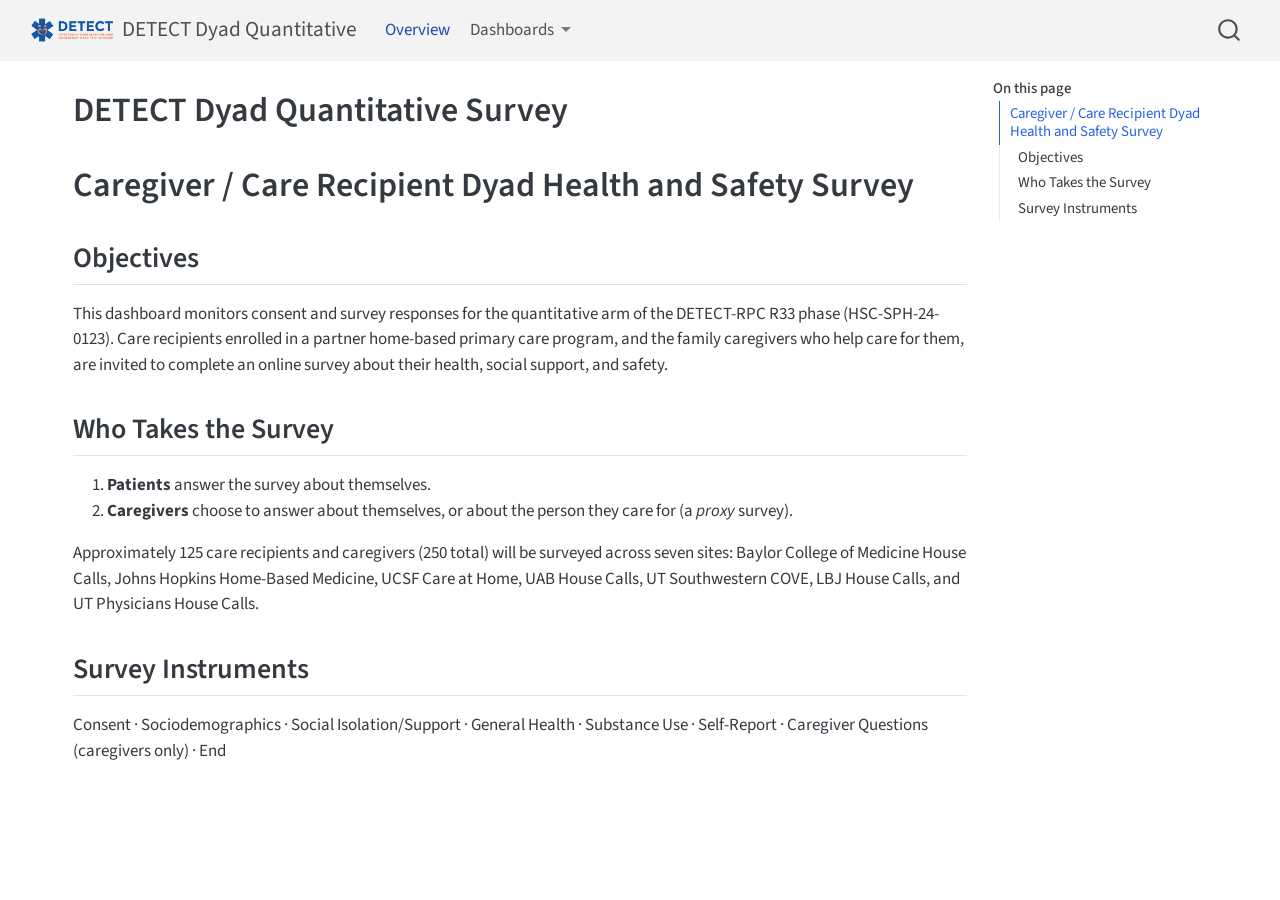
<file: index.html>
<!DOCTYPE html>
<html xmlns="http://www.w3.org/1999/xhtml" lang="en" xml:lang="en"><head>

<meta charset="utf-8">
<meta name="generator" content="quarto-1.9.35">

<meta name="viewport" content="width=device-width, initial-scale=1.0, user-scalable=yes">


<title>DETECT Dyad Quantitative Survey – DETECT Dyad Quantitative</title>
<style>
/* Default styles provided by pandoc.
** See https://pandoc.org/MANUAL.html#variables-for-html for config info.
*/
code{white-space: pre-wrap;}
span.smallcaps{font-variant: small-caps;}
div.columns{display: flex; gap: min(4vw, 1.5em);}
div.column{flex: auto; overflow-x: auto;}
div.hanging-indent{margin-left: 1.5em; text-indent: -1.5em;}
ul.task-list{list-style: none;}
ul.task-list li input[type="checkbox"] {
  width: 0.8em;
  margin: 0 0.8em 0.2em -1em; /* quarto-specific, see https://github.com/quarto-dev/quarto-cli/issues/4556 */ 
  vertical-align: middle;
}
</style>


<script src="site_libs/quarto-nav/quarto-nav.js"></script>
<script src="site_libs/quarto-nav/headroom.min.js"></script>
<script src="site_libs/clipboard/clipboard.min.js"></script>
<script src="site_libs/quarto-search/autocomplete.umd.js"></script>
<script src="site_libs/quarto-search/fuse.min.js"></script>
<script src="site_libs/quarto-search/quarto-search.js"></script>
<meta name="quarto:offset" content="./">
<script src="site_libs/quarto-html/quarto.js" type="module"></script>
<script src="site_libs/quarto-html/tabsets/tabsets.js" type="module"></script>
<script src="site_libs/quarto-html/popper.min.js"></script>
<script src="site_libs/quarto-html/tippy.umd.min.js"></script>
<script src="site_libs/quarto-html/anchor.min.js"></script>
<link href="site_libs/quarto-html/tippy.css" rel="stylesheet">
<link href="site_libs/quarto-html/quarto-syntax-highlighting-46f66b053e56abd73bb6e954d61a315b.css" rel="stylesheet" id="quarto-text-highlighting-styles">
<script src="site_libs/bootstrap/bootstrap.min.js"></script>
<link href="site_libs/bootstrap/bootstrap-icons.css" rel="stylesheet">
<link href="site_libs/bootstrap/bootstrap-b35123c8aff1aa4829368dde3cbe46f4.min.css" rel="stylesheet" append-hash="true" id="quarto-bootstrap" data-mode="light">
<script id="quarto-search-options" type="application/json">{
  "location": "navbar",
  "copy-button": false,
  "collapse-after": 3,
  "panel-placement": "end",
  "type": "overlay",
  "limit": 50,
  "keyboard-shortcut": [
    "f",
    "/",
    "s"
  ],
  "show-item-context": false,
  "language": {
    "search-no-results-text": "No results",
    "search-matching-documents-text": "matching documents",
    "search-copy-link-title": "Copy link to search",
    "search-hide-matches-text": "Hide additional matches",
    "search-more-match-text": "more match in this document",
    "search-more-matches-text": "more matches in this document",
    "search-clear-button-title": "Clear",
    "search-text-placeholder": "",
    "search-detached-cancel-button-title": "Cancel",
    "search-submit-button-title": "Submit",
    "search-label": "Search"
  }
}</script>


<link rel="stylesheet" href="assets/custom_style.css">
</head>

<body class="nav-fixed quarto-light">

<div id="quarto-search-results"></div>
  <header id="quarto-header" class="headroom fixed-top">
    <nav class="navbar navbar-expand-lg " data-bs-theme="dark">
      <div class="navbar-container container-fluid">
      <div class="navbar-brand-container mx-auto">
    <a href="./index.html" class="navbar-brand navbar-brand-logo">
    <img src="./graphics/detect_logo.png" alt="" class="navbar-logo light-content">
    <img src="./graphics/detect_logo.png" alt="" class="navbar-logo dark-content">
    </a>
    <a class="navbar-brand" href="./index.html">
    <span class="navbar-title">DETECT Dyad Quantitative</span>
    </a>
  </div>
            <div id="quarto-search" class="" title="Search"></div>
          <button class="navbar-toggler" type="button" data-bs-toggle="collapse" data-bs-target="#navbarCollapse" aria-controls="navbarCollapse" role="menu" aria-expanded="false" aria-label="Toggle navigation" onclick="if (window.quartoToggleHeadroom) { window.quartoToggleHeadroom(); }">
  <span class="navbar-toggler-icon"></span>
</button>
          <div class="collapse navbar-collapse" id="navbarCollapse">
            <ul class="navbar-nav navbar-nav-scroll me-auto">
  <li class="nav-item">
    <a class="nav-link active" href="./index.html" aria-current="page"> 
<span class="menu-text">Overview</span></a>
  </li>  
  <li class="nav-item dropdown ">
    <a class="nav-link dropdown-toggle" href="#" id="nav-menu-dashboards" role="link" data-bs-toggle="dropdown" aria-expanded="false">
 <span class="menu-text">Dashboards</span>
    </a>
    <ul class="dropdown-menu" aria-labelledby="nav-menu-dashboards">    
        <li>
    <a class="dropdown-item" href="./sections/quant_consent_dashboard.html">
 <span class="dropdown-text">Dyad Quantitative Consent</span></a>
  </li>  
    </ul>
  </li>
</ul>
          </div> <!-- /navcollapse -->
            <div class="quarto-navbar-tools">
</div>
      </div> <!-- /container-fluid -->
    </nav>
</header>
<!-- content -->
<div id="quarto-content" class="quarto-container page-columns page-rows-contents page-layout-full page-navbar">
<!-- sidebar -->
<!-- margin-sidebar -->
    <div id="quarto-margin-sidebar" class="sidebar margin-sidebar">
        <nav id="TOC" role="doc-toc" class="toc-active">
    <h2 id="toc-title">On this page</h2>
   
  <ul>
  <li><a href="#caregiver-care-recipient-dyad-health-and-safety-survey" id="toc-caregiver-care-recipient-dyad-health-and-safety-survey" class="nav-link active" data-scroll-target="#caregiver-care-recipient-dyad-health-and-safety-survey">Caregiver / Care Recipient Dyad Health and Safety Survey</a>
  <ul class="collapse">
  <li><a href="#objectives" id="toc-objectives" class="nav-link" data-scroll-target="#objectives">Objectives</a></li>
  <li><a href="#who-takes-the-survey" id="toc-who-takes-the-survey" class="nav-link" data-scroll-target="#who-takes-the-survey">Who Takes the Survey</a></li>
  <li><a href="#survey-instruments" id="toc-survey-instruments" class="nav-link" data-scroll-target="#survey-instruments">Survey Instruments</a></li>
  </ul></li>
  </ul>
</nav>
    </div>
<!-- main -->
<main class="content column-page-left" id="quarto-document-content">

<header id="title-block-header" class="quarto-title-block default">
<div class="quarto-title">
<h1 class="title">DETECT Dyad Quantitative Survey</h1>
</div>



<div class="quarto-title-meta column-page-left">

    
  
    
  </div>
  


</header>


<section id="caregiver-care-recipient-dyad-health-and-safety-survey" class="level1">
<h1>Caregiver / Care Recipient Dyad Health and Safety Survey</h1>
<section id="objectives" class="level2">
<h2 class="anchored" data-anchor-id="objectives">Objectives</h2>
<p>This dashboard monitors consent and survey responses for the quantitative arm of the DETECT-RPC R33 phase (HSC-SPH-24-0123). Care recipients enrolled in a partner home-based primary care program, and the family caregivers who help care for them, are invited to complete an online survey about their health, social support, and safety.</p>
</section>
<section id="who-takes-the-survey" class="level2">
<h2 class="anchored" data-anchor-id="who-takes-the-survey">Who Takes the Survey</h2>
<ol type="1">
<li><strong>Patients</strong> answer the survey about themselves.</li>
<li><strong>Caregivers</strong> choose to answer about themselves, or about the person they care for (a <em>proxy</em> survey).</li>
</ol>
<p>Approximately 125 care recipients and caregivers (250 total) will be surveyed across seven sites: Baylor College of Medicine House Calls, Johns Hopkins Home-Based Medicine, UCSF Care at Home, UAB House Calls, UT Southwestern COVE, LBJ House Calls, and UT Physicians House Calls.</p>
</section>
<section id="survey-instruments" class="level2">
<h2 class="anchored" data-anchor-id="survey-instruments">Survey Instruments</h2>
<p>Consent · Sociodemographics · Social Isolation/Support · General Health · Substance Use · Self-Report · Caregiver Questions (caregivers only) · End</p>


</section>
</section>

</main> <!-- /main -->
<script id="quarto-html-after-body" type="application/javascript">
  window.document.addEventListener("DOMContentLoaded", function (event) {
    const icon = "";
    const anchorJS = new window.AnchorJS();
    anchorJS.options = {
      placement: 'right',
      icon: icon
    };
    anchorJS.add('.anchored');
    const isCodeAnnotation = (el) => {
      for (const clz of el.classList) {
        if (clz.startsWith('code-annotation-')) {                     
          return true;
        }
      }
      return false;
    }
    const onCopySuccess = function(e) {
      // button target
      const button = e.trigger;
      // don't keep focus
      button.blur();
      // flash "checked"
      button.classList.add('code-copy-button-checked');
      var currentTitle = button.getAttribute("title");
      button.setAttribute("title", "Copied!");
      let tooltip;
      if (window.bootstrap) {
        button.setAttribute("data-bs-toggle", "tooltip");
        button.setAttribute("data-bs-placement", "left");
        button.setAttribute("data-bs-title", "Copied!");
        tooltip = new bootstrap.Tooltip(button, 
          { trigger: "manual", 
            customClass: "code-copy-button-tooltip",
            offset: [0, -8]});
        tooltip.show();    
      }
      setTimeout(function() {
        if (tooltip) {
          tooltip.hide();
          button.removeAttribute("data-bs-title");
          button.removeAttribute("data-bs-toggle");
          button.removeAttribute("data-bs-placement");
        }
        button.setAttribute("title", currentTitle);
        button.classList.remove('code-copy-button-checked');
      }, 1000);
      // clear code selection
      e.clearSelection();
    }
    const getTextToCopy = function(trigger) {
      const outerScaffold = trigger.parentElement.cloneNode(true);
      const codeEl = outerScaffold.querySelector('code');
      for (const childEl of codeEl.children) {
        if (isCodeAnnotation(childEl)) {
          childEl.remove();
        }
      }
      return codeEl.innerText;
    }
    const clipboard = new window.ClipboardJS('.code-copy-button:not([data-in-quarto-modal])', {
      text: getTextToCopy
    });
    clipboard.on('success', onCopySuccess);
    if (window.document.getElementById('quarto-embedded-source-code-modal')) {
      const clipboardModal = new window.ClipboardJS('.code-copy-button[data-in-quarto-modal]', {
        text: getTextToCopy,
        container: window.document.getElementById('quarto-embedded-source-code-modal')
      });
      clipboardModal.on('success', onCopySuccess);
    }
      var localhostRegex = new RegExp(/^(?:http|https):\/\/localhost\:?[0-9]*\//);
      var mailtoRegex = new RegExp(/^mailto:/);
        var filterRegex = new RegExp("https:\/\/cailynmeyer\.github\.io\/DETECT-QUANT\/");
      var isInternal = (href) => {
          return filterRegex.test(href) || localhostRegex.test(href) || mailtoRegex.test(href);
      }
      // Inspect non-navigation links and adorn them if external
     var links = window.document.querySelectorAll('a[href]:not(.nav-link):not(.navbar-brand):not(.toc-action):not(.sidebar-link):not(.sidebar-item-toggle):not(.pagination-link):not(.no-external):not([aria-hidden]):not(.dropdown-item):not(.quarto-navigation-tool):not(.about-link)');
      for (var i=0; i<links.length; i++) {
        const link = links[i];
        if (!isInternal(link.href)) {
          // undo the damage that might have been done by quarto-nav.js in the case of
          // links that we want to consider external
          if (link.dataset.originalHref !== undefined) {
            link.href = link.dataset.originalHref;
          }
        }
      }
    function tippyHover(el, contentFn, onTriggerFn, onUntriggerFn) {
      const config = {
        allowHTML: true,
        maxWidth: 500,
        delay: 100,
        arrow: false,
        appendTo: function(el) {
            return el.parentElement;
        },
        interactive: true,
        interactiveBorder: 10,
        theme: 'quarto',
        placement: 'bottom-start',
      };
      if (contentFn) {
        config.content = contentFn;
      }
      if (onTriggerFn) {
        config.onTrigger = onTriggerFn;
      }
      if (onUntriggerFn) {
        config.onUntrigger = onUntriggerFn;
      }
      window.tippy(el, config); 
    }
    const noterefs = window.document.querySelectorAll('a[role="doc-noteref"]');
    for (var i=0; i<noterefs.length; i++) {
      const ref = noterefs[i];
      tippyHover(ref, function() {
        // use id or data attribute instead here
        let href = ref.getAttribute('data-footnote-href') || ref.getAttribute('href');
        try { href = new URL(href).hash; } catch {}
        const id = href.replace(/^#\/?/, "");
        const note = window.document.getElementById(id);
        if (note) {
          return note.innerHTML;
        } else {
          return "";
        }
      });
    }
    const xrefs = window.document.querySelectorAll('a.quarto-xref');
    const processXRef = (id, note) => {
      // Strip column container classes
      const stripColumnClz = (el) => {
        el.classList.remove("page-full", "page-columns");
        if (el.children) {
          for (const child of el.children) {
            stripColumnClz(child);
          }
        }
      }
      stripColumnClz(note)
      if (id === null || id.startsWith('sec-')) {
        // Special case sections, only their first couple elements
        const container = document.createElement("div");
        if (note.children && note.children.length > 2) {
          container.appendChild(note.children[0].cloneNode(true));
          for (let i = 1; i < note.children.length; i++) {
            const child = note.children[i];
            if (child.tagName === "P" && child.innerText === "") {
              continue;
            } else {
              container.appendChild(child.cloneNode(true));
              break;
            }
          }
          if (window.Quarto?.typesetMath) {
            window.Quarto.typesetMath(container);
          }
          return container.innerHTML
        } else {
          if (window.Quarto?.typesetMath) {
            window.Quarto.typesetMath(note);
          }
          return note.innerHTML;
        }
      } else {
        // Remove any anchor links if they are present
        const anchorLink = note.querySelector('a.anchorjs-link');
        if (anchorLink) {
          anchorLink.remove();
        }
        if (window.Quarto?.typesetMath) {
          window.Quarto.typesetMath(note);
        }
        if (note.classList.contains("callout")) {
          return note.outerHTML;
        } else {
          return note.innerHTML;
        }
      }
    }
    for (var i=0; i<xrefs.length; i++) {
      const xref = xrefs[i];
      tippyHover(xref, undefined, function(instance) {
        instance.disable();
        let url = xref.getAttribute('href');
        let hash = undefined; 
        if (url.startsWith('#')) {
          hash = url;
        } else {
          try { hash = new URL(url).hash; } catch {}
        }
        if (hash) {
          const id = hash.replace(/^#\/?/, "");
          const note = window.document.getElementById(id);
          if (note !== null) {
            try {
              const html = processXRef(id, note.cloneNode(true));
              instance.setContent(html);
            } finally {
              instance.enable();
              instance.show();
            }
          } else {
            // See if we can fetch this
            fetch(url.split('#')[0])
            .then(res => res.text())
            .then(html => {
              const parser = new DOMParser();
              const htmlDoc = parser.parseFromString(html, "text/html");
              const note = htmlDoc.getElementById(id);
              if (note !== null) {
                const html = processXRef(id, note);
                instance.setContent(html);
              } 
            }).finally(() => {
              instance.enable();
              instance.show();
            });
          }
        } else {
          // See if we can fetch a full url (with no hash to target)
          // This is a special case and we should probably do some content thinning / targeting
          fetch(url)
          .then(res => res.text())
          .then(html => {
            const parser = new DOMParser();
            const htmlDoc = parser.parseFromString(html, "text/html");
            const note = htmlDoc.querySelector('main.content');
            if (note !== null) {
              // This should only happen for chapter cross references
              // (since there is no id in the URL)
              // remove the first header
              if (note.children.length > 0 && note.children[0].tagName === "HEADER") {
                note.children[0].remove();
              }
              const html = processXRef(null, note);
              instance.setContent(html);
            } 
          }).finally(() => {
            instance.enable();
            instance.show();
          });
        }
      }, function(instance) {
      });
    }
        let selectedAnnoteEl;
        const selectorForAnnotation = ( cell, annotation) => {
          let cellAttr = 'data-code-cell="' + cell + '"';
          let lineAttr = 'data-code-annotation="' +  annotation + '"';
          const selector = 'span[' + cellAttr + '][' + lineAttr + ']';
          return selector;
        }
        const selectCodeLines = (annoteEl) => {
          const doc = window.document;
          const targetCell = annoteEl.getAttribute("data-target-cell");
          const targetAnnotation = annoteEl.getAttribute("data-target-annotation");
          const annoteSpan = window.document.querySelector(selectorForAnnotation(targetCell, targetAnnotation));
          const lines = annoteSpan.getAttribute("data-code-lines").split(",");
          const lineIds = lines.map((line) => {
            return targetCell + "-" + line;
          })
          let top = null;
          let height = null;
          let parent = null;
          if (lineIds.length > 0) {
              //compute the position of the single el (top and bottom and make a div)
              const el = window.document.getElementById(lineIds[0]);
              top = el.offsetTop;
              height = el.offsetHeight;
              parent = el.parentElement.parentElement;
            if (lineIds.length > 1) {
              const lastEl = window.document.getElementById(lineIds[lineIds.length - 1]);
              const bottom = lastEl.offsetTop + lastEl.offsetHeight;
              height = bottom - top;
            }
            if (top !== null && height !== null && parent !== null) {
              // cook up a div (if necessary) and position it 
              let div = window.document.getElementById("code-annotation-line-highlight");
              if (div === null) {
                div = window.document.createElement("div");
                div.setAttribute("id", "code-annotation-line-highlight");
                div.style.position = 'absolute';
                parent.appendChild(div);
              }
              div.style.top = top - 2 + "px";
              div.style.height = height + 4 + "px";
              div.style.left = 0;
              let gutterDiv = window.document.getElementById("code-annotation-line-highlight-gutter");
              if (gutterDiv === null) {
                gutterDiv = window.document.createElement("div");
                gutterDiv.setAttribute("id", "code-annotation-line-highlight-gutter");
                gutterDiv.style.position = 'absolute';
                const codeCell = window.document.getElementById(targetCell);
                const gutter = codeCell.querySelector('.code-annotation-gutter');
                gutter.appendChild(gutterDiv);
              }
              gutterDiv.style.top = top - 2 + "px";
              gutterDiv.style.height = height + 4 + "px";
            }
            selectedAnnoteEl = annoteEl;
          }
        };
        const unselectCodeLines = () => {
          const elementsIds = ["code-annotation-line-highlight", "code-annotation-line-highlight-gutter"];
          elementsIds.forEach((elId) => {
            const div = window.document.getElementById(elId);
            if (div) {
              div.remove();
            }
          });
          selectedAnnoteEl = undefined;
        };
          // Handle positioning of the toggle
      window.addEventListener(
        "resize",
        throttle(() => {
          elRect = undefined;
          if (selectedAnnoteEl) {
            selectCodeLines(selectedAnnoteEl);
          }
        }, 10)
      );
      function throttle(fn, ms) {
      let throttle = false;
      let timer;
        return (...args) => {
          if(!throttle) { // first call gets through
              fn.apply(this, args);
              throttle = true;
          } else { // all the others get throttled
              if(timer) clearTimeout(timer); // cancel #2
              timer = setTimeout(() => {
                fn.apply(this, args);
                timer = throttle = false;
              }, ms);
          }
        };
      }
        // Attach click handler to the DT
        const annoteDls = window.document.querySelectorAll('dt[data-target-cell]');
        for (const annoteDlNode of annoteDls) {
          annoteDlNode.addEventListener('click', (event) => {
            const clickedEl = event.target;
            if (clickedEl !== selectedAnnoteEl) {
              unselectCodeLines();
              const activeEl = window.document.querySelector('dt[data-target-cell].code-annotation-active');
              if (activeEl) {
                activeEl.classList.remove('code-annotation-active');
              }
              selectCodeLines(clickedEl);
              clickedEl.classList.add('code-annotation-active');
            } else {
              // Unselect the line
              unselectCodeLines();
              clickedEl.classList.remove('code-annotation-active');
            }
          });
        }
    const findCites = (el) => {
      const parentEl = el.parentElement;
      if (parentEl) {
        const cites = parentEl.dataset.cites;
        if (cites) {
          return {
            el,
            cites: cites.split(' ')
          };
        } else {
          return findCites(el.parentElement)
        }
      } else {
        return undefined;
      }
    };
    var bibliorefs = window.document.querySelectorAll('a[role="doc-biblioref"]');
    for (var i=0; i<bibliorefs.length; i++) {
      const ref = bibliorefs[i];
      const citeInfo = findCites(ref);
      if (citeInfo) {
        tippyHover(citeInfo.el, function() {
          var popup = window.document.createElement('div');
          citeInfo.cites.forEach(function(cite) {
            var citeDiv = window.document.createElement('div');
            citeDiv.classList.add('hanging-indent');
            citeDiv.classList.add('csl-entry');
            var biblioDiv = window.document.getElementById('ref-' + cite);
            if (biblioDiv) {
              citeDiv.innerHTML = biblioDiv.innerHTML;
            }
            popup.appendChild(citeDiv);
          });
          return popup.innerHTML;
        });
      }
    }
  });
  </script>
</div> <!-- /content -->




</body></html>
</file>
<file: site_libs/quarto-html/tippy.css>
.tippy-box[data-animation=fade][data-state=hidden]{opacity:0}[data-tippy-root]{max-width:calc(100vw - 10px)}.tippy-box{position:relative;background-color:#333;color:#fff;border-radius:4px;font-size:14px;line-height:1.4;white-space:normal;outline:0;transition-property:transform,visibility,opacity}.tippy-box[data-placement^=top]>.tippy-arrow{bottom:0}.tippy-box[data-placement^=top]>.tippy-arrow:before{bottom:-7px;left:0;border-width:8px 8px 0;border-top-color:initial;transform-origin:center top}.tippy-box[data-placement^=bottom]>.tippy-arrow{top:0}.tippy-box[data-placement^=bottom]>.tippy-arrow:before{top:-7px;left:0;border-width:0 8px 8px;border-bottom-color:initial;transform-origin:center bottom}.tippy-box[data-placement^=left]>.tippy-arrow{right:0}.tippy-box[data-placement^=left]>.tippy-arrow:before{border-width:8px 0 8px 8px;border-left-color:initial;right:-7px;transform-origin:center left}.tippy-box[data-placement^=right]>.tippy-arrow{left:0}.tippy-box[data-placement^=right]>.tippy-arrow:before{left:-7px;border-width:8px 8px 8px 0;border-right-color:initial;transform-origin:center right}.tippy-box[data-inertia][data-state=visible]{transition-timing-function:cubic-bezier(.54,1.5,.38,1.11)}.tippy-arrow{width:16px;height:16px;color:#333}.tippy-arrow:before{content:"";position:absolute;border-color:transparent;border-style:solid}.tippy-content{position:relative;padding:5px 9px;z-index:1}
</file>
<file: site_libs/quarto-html/quarto-syntax-highlighting-46f66b053e56abd73bb6e954d61a315b.css>
/* quarto syntax highlight colors */
:root {
  --quarto-hl-ot-color: #003B4F;
  --quarto-hl-at-color: #657422;
  --quarto-hl-ss-color: #20794D;
  --quarto-hl-an-color: #5E5E5E;
  --quarto-hl-fu-color: #4758AB;
  --quarto-hl-st-color: #20794D;
  --quarto-hl-cf-color: #003B4F;
  --quarto-hl-op-color: #5E5E5E;
  --quarto-hl-er-color: #AD0000;
  --quarto-hl-bn-color: #AD0000;
  --quarto-hl-al-color: #AD0000;
  --quarto-hl-va-color: #111111;
  --quarto-hl-bu-color: inherit;
  --quarto-hl-ex-color: inherit;
  --quarto-hl-pp-color: #AD0000;
  --quarto-hl-in-color: #5E5E5E;
  --quarto-hl-vs-color: #20794D;
  --quarto-hl-wa-color: #5E5E5E;
  --quarto-hl-do-color: #5E5E5E;
  --quarto-hl-im-color: #00769E;
  --quarto-hl-ch-color: #20794D;
  --quarto-hl-dt-color: #AD0000;
  --quarto-hl-fl-color: #AD0000;
  --quarto-hl-co-color: #5E5E5E;
  --quarto-hl-cv-color: #5E5E5E;
  --quarto-hl-cn-color: #8f5902;
  --quarto-hl-sc-color: #5E5E5E;
  --quarto-hl-dv-color: #AD0000;
  --quarto-hl-kw-color: #003B4F;
}

/* other quarto variables */
:root {
  --quarto-font-monospace: SFMono-Regular, Menlo, Monaco, Consolas, "Liberation Mono", "Courier New", monospace;
}

/* syntax highlight based on Pandoc's rules */
pre > code.sourceCode > span {
  color: #003B4F;
}

code.sourceCode > span {
  color: #003B4F;
}

div.sourceCode,
div.sourceCode pre.sourceCode {
  color: #003B4F;
}

/* Normal */
code span {
  color: #003B4F;
}

/* Alert */
code span.al {
  color: #AD0000;
  font-style: inherit;
}

/* Annotation */
code span.an {
  color: #5E5E5E;
  font-style: inherit;
}

/* Attribute */
code span.at {
  color: #657422;
  font-style: inherit;
}

/* BaseN */
code span.bn {
  color: #AD0000;
  font-style: inherit;
}

/* BuiltIn */
code span.bu {
  font-style: inherit;
}

/* ControlFlow */
code span.cf {
  color: #003B4F;
  font-weight: bold;
  font-style: inherit;
}

/* Char */
code span.ch {
  color: #20794D;
  font-style: inherit;
}

/* Constant */
code span.cn {
  color: #8f5902;
  font-style: inherit;
}

/* Comment */
code span.co {
  color: #5E5E5E;
  font-style: inherit;
}

/* CommentVar */
code span.cv {
  color: #5E5E5E;
  font-style: italic;
}

/* Documentation */
code span.do {
  color: #5E5E5E;
  font-style: italic;
}

/* DataType */
code span.dt {
  color: #AD0000;
  font-style: inherit;
}

/* DecVal */
code span.dv {
  color: #AD0000;
  font-style: inherit;
}

/* Error */
code span.er {
  color: #AD0000;
  font-style: inherit;
}

/* Extension */
code span.ex {
  font-style: inherit;
}

/* Float */
code span.fl {
  color: #AD0000;
  font-style: inherit;
}

/* Function */
code span.fu {
  color: #4758AB;
  font-style: inherit;
}

/* Import */
code span.im {
  color: #00769E;
  font-style: inherit;
}

/* Information */
code span.in {
  color: #5E5E5E;
  font-style: inherit;
}

/* Keyword */
code span.kw {
  color: #003B4F;
  font-weight: bold;
  font-style: inherit;
}

/* Operator */
code span.op {
  color: #5E5E5E;
  font-style: inherit;
}

/* Other */
code span.ot {
  color: #003B4F;
  font-style: inherit;
}

/* Preprocessor */
code span.pp {
  color: #AD0000;
  font-style: inherit;
}

/* SpecialChar */
code span.sc {
  color: #5E5E5E;
  font-style: inherit;
}

/* SpecialString */
code span.ss {
  color: #20794D;
  font-style: inherit;
}

/* String */
code span.st {
  color: #20794D;
  font-style: inherit;
}

/* Variable */
code span.va {
  color: #111111;
  font-style: inherit;
}

/* VerbatimString */
code span.vs {
  color: #20794D;
  font-style: inherit;
}

/* Warning */
code span.wa {
  color: #5E5E5E;
  font-style: italic;
}

.prevent-inlining {
  content: "</";
}

/*# sourceMappingURL=5022ed312398f59a55adce476d7327af.css.map */
</file>
<file: assets/custom_style.css>
$navbar-bg: #f3f3f3;
$navbar-fg: #495057;

/*-- scss:rules --*/
/*Set value box themes*/
.bg-vb-red {
  color: #ffffff;
  background-color: #ff625e;
  border-color: #ffffff;
}

.bg-vb-blue {
  color: #ffffff;
  background-color: #219ebc; /*#003f5c*/
  border-color: #ffffff;
}

.bg-vb-green {
  color: #ffffff;
  background-color: #70bfb3;
  border-color: #ffffff;
}

.bg-vb-yellow {
  color: #ffffff;
  background-color: #ffb700;
  border-color: #ffffff;
}

.card-header {
  background-color: #ffffff;
}

/* Set sidebar color */
aside#bslib-sidebar-1.sidebar.html-fill-container.html-fill-item {
  background-color: #f3f3f3;
}

/* Per-tab "last pulled" row in the sidebar (muted metadata, not a metric tile) */
.sidebar-pull {
  margin-top: 0.75rem;
}
.sidebar-pull .pull-label {
  color: #6c757d;
  font-size: 0.8rem;
}
.sidebar-pull .pull-date {
  color: #6c757d;
  font-weight: 600;
}

/* New-reflections banner at the top of the DETECT Tool "All" tab. Quarto wraps
   the chunk output in a card; strip it so only the yellow bar shows. */
.bslib-card:has(> .card-body > .reflection-banner) {
  background: transparent;
  border: 0;
  box-shadow: none;
  margin-bottom: 0;
}
.bslib-card:has(> .card-body > .reflection-banner) > .card-body {
  padding: 0;
}
/* Doubled class outranks the column layout Quarto's fill container applies. */
.reflection-banner.reflection-banner {
  display: flex;
  flex-direction: row;
  align-items: center;
  justify-content: flex-start;
  gap: 0.6rem;
  margin: 0.25rem 0 0.5rem;
  padding: 0.55rem 1rem;
  background-color: #fff3cd;
  border: 1px solid #ffe69c;
  border-radius: 0.375rem;
  color: #664d03;
  font-size: 0.95rem;
  text-align: left;
}
.reflection-banner .bi {
  flex-shrink: 0;
  color: #cc9a06;
}
/* Let the message wrap on narrow screens instead of running off the edge. The
   doubled class outranks the fill container's "don't shrink" rule for children. */
.reflection-banner.reflection-banner > span {
  flex: 1 1 auto;
  min-width: 0;
  white-space: normal;
}



/* Follow-up flag: same layout as the reflection banner, in red because these
   are people who wanted to take part and need to be contacted. */
.reflection-banner.reflection-banner.followup-banner {
  background-color: #f8d7da;
  border-color: #f1aeb5;
  color: #58151c;
}
.followup-banner .bi {
  color: #b02a37;
}
</file>
